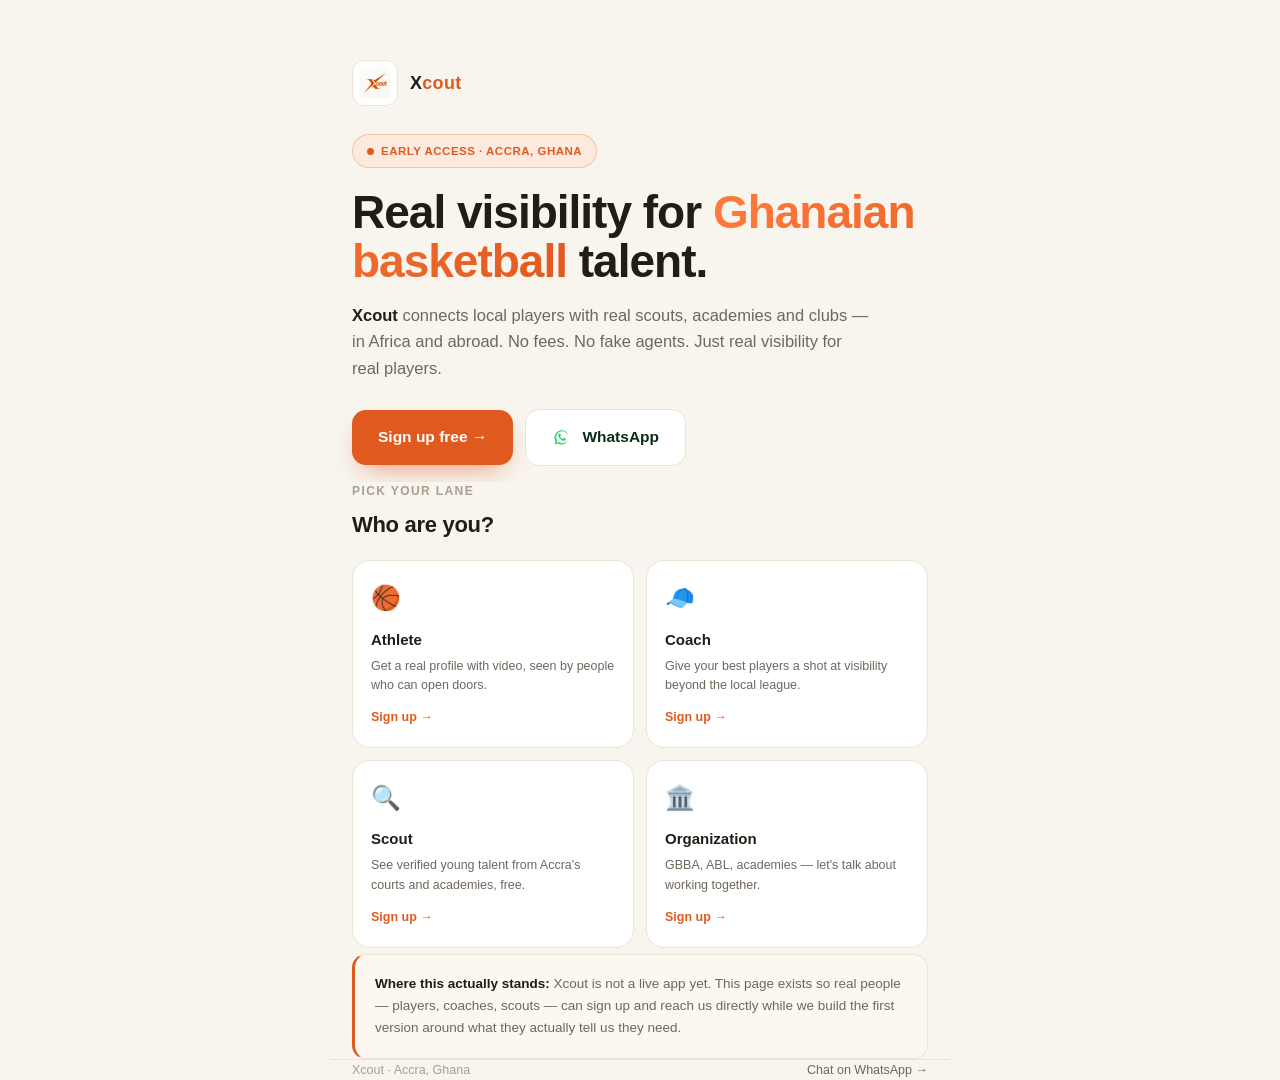
<file: index.html>
<!DOCTYPE html>
<html lang="en">
<head>
<meta charset="UTF-8">
<meta name="viewport" content="width=device-width, initial-scale=1.0">
<title>Xcout — Real visibility for Ghanaian basketball talent</title>
<meta name="description" content="Xcout connects local basketball talent across Ghana with real scouts, academies, and clubs — in Africa and abroad. No fees. No fake agents. Sign up free.">
<link rel="canonical" href="https://ramzy-tla.github.io/xcout-site/">

<meta property="og:type" content="website">
<meta property="og:title" content="Xcout — Real visibility for Ghanaian basketball talent">
<meta property="og:description" content="Connecting local players with real scouts, academies, and clubs across Africa and abroad. No fees. No fake agents.">
<meta property="og:image" content="https://ramzy-tla.github.io/xcout-site/og-image.png">
<meta property="og:url" content="https://ramzy-tla.github.io/xcout-site/">
<meta name="twitter:card" content="summary_large_image">
<meta name="twitter:title" content="Xcout — Real visibility for Ghanaian basketball talent">
<meta name="twitter:description" content="Connecting local players with real scouts, academies, and clubs across Africa and abroad.">
<meta name="twitter:image" content="https://ramzy-tla.github.io/xcout-site/og-image.png">

<meta name="theme-color" content="#f8f5ef">
<link rel="icon" href="logo.png">
<link rel="stylesheet" href="style.css">
</head>
<body>
  <div class="hero">
    <div class="wrap hero-in">
      <div class="brandrow"><img class="logo" src="logo.png" alt="Xcout logo"><div class="brandname">X<span>cout</span></div></div>
      <div class="badge"><span class="dot"></span>Early access · Accra, Ghana</div>
      <h1>Real visibility for <span class="grad">Ghanaian basketball</span> talent.</h1>
      <p class="lead"><strong>Xcout</strong> connects local players with real scouts, academies and clubs —
        in Africa and abroad. No fees. No fake agents. Just real visibility for real players.</p>
      <div class="btn-row">
        <a class="btn btn-primary" href="signup.html">Sign up free →</a>
        <a class="btn btn-wa" href="https://wa.me/233594921931?text=Hi%2C%20I%27m%20interested%20in%20Xcout" target="_blank" rel="noopener">
          <svg viewBox="0 0 24 24" fill="currentColor" aria-hidden="true"><path d="M17.6 6.3A8.9 8.9 0 0012 4a8.9 8.9 0 00-7.7 13.4L3 21l3.7-1.3A8.9 8.9 0 0012 20.9 8.9 8.9 0 0017.6 6.3zM12 19.4a7.4 7.4 0 01-3.8-1l-.3-.2-2.2.6.6-2.2-.2-.3a7.4 7.4 0 1113.7-3.9A7.4 7.4 0 0112 19.4zm4.1-5.5c-.2-.1-1.3-.7-1.5-.8-.2-.1-.4-.1-.5.1l-.7.9c-.1.2-.3.2-.5.1a6 6 0 01-1.8-1.1 6.7 6.7 0 01-1.2-1.5c-.1-.2 0-.4.1-.5l.4-.4c.1-.1.1-.2.2-.4v-.4c0-.1-.5-1.2-.7-1.7-.2-.4-.4-.4-.5-.4h-.5c-.2 0-.4.1-.6.3-.2.2-.8.8-.8 1.9s.8 2.2.9 2.4c.1.2 1.6 2.5 3.9 3.5.5.2 1 .4 1.3.5.5.2 1 .1 1.4.1.4-.1 1.3-.5 1.5-1.1.2-.5.2-1 .1-1.1 0-.1-.2-.2-.4-.3z"/></svg>
          WhatsApp
        </a>
      </div>
    </div>
  </div>

  <section class="wrap">
    <div class="kicker">Pick your lane</div>
    <div class="sec-title">Who are you?</div>
    <div class="roles">
      <a class="role" href="signup.html?role=Athlete"><span class="emoji">🏀</span><div class="label">Athlete</div><div class="desc">Get a real profile with video, seen by people who can open doors.</div><span class="go">Sign up →</span></a>
      <a class="role" href="signup.html?role=Coach"><span class="emoji">🧢</span><div class="label">Coach</div><div class="desc">Give your best players a shot at visibility beyond the local league.</div><span class="go">Sign up →</span></a>
      <a class="role" href="signup.html?role=Scout"><span class="emoji">🔍</span><div class="label">Scout</div><div class="desc">See verified young talent from Accra's courts and academies, free.</div><span class="go">Sign up →</span></a>
      <a class="role" href="signup.html?role=Organization"><span class="emoji">🏛️</span><div class="label">Organization</div><div class="desc">GBBA, ABL, academies — let's talk about working together.</div><span class="go">Sign up →</span></a>
    </div>
  </section>

  <section class="wrap" style="padding-top:6px">
    <div class="honesty"><strong>Where this actually stands:</strong> Xcout is not a live app yet. This page exists so real
      people — players, coaches, scouts — can sign up and reach us directly while we build the first version around what they
      actually tell us they need.</div>
  </section>

  <footer class="wrap">
    <span>Xcout · Accra, Ghana</span>
    <a href="https://wa.me/233594921931?text=Hi%2C%20I%27m%20interested%20in%20Xcout" target="_blank" rel="noopener">Chat on WhatsApp →</a>
  </footer>
</body>
</html>
</file>
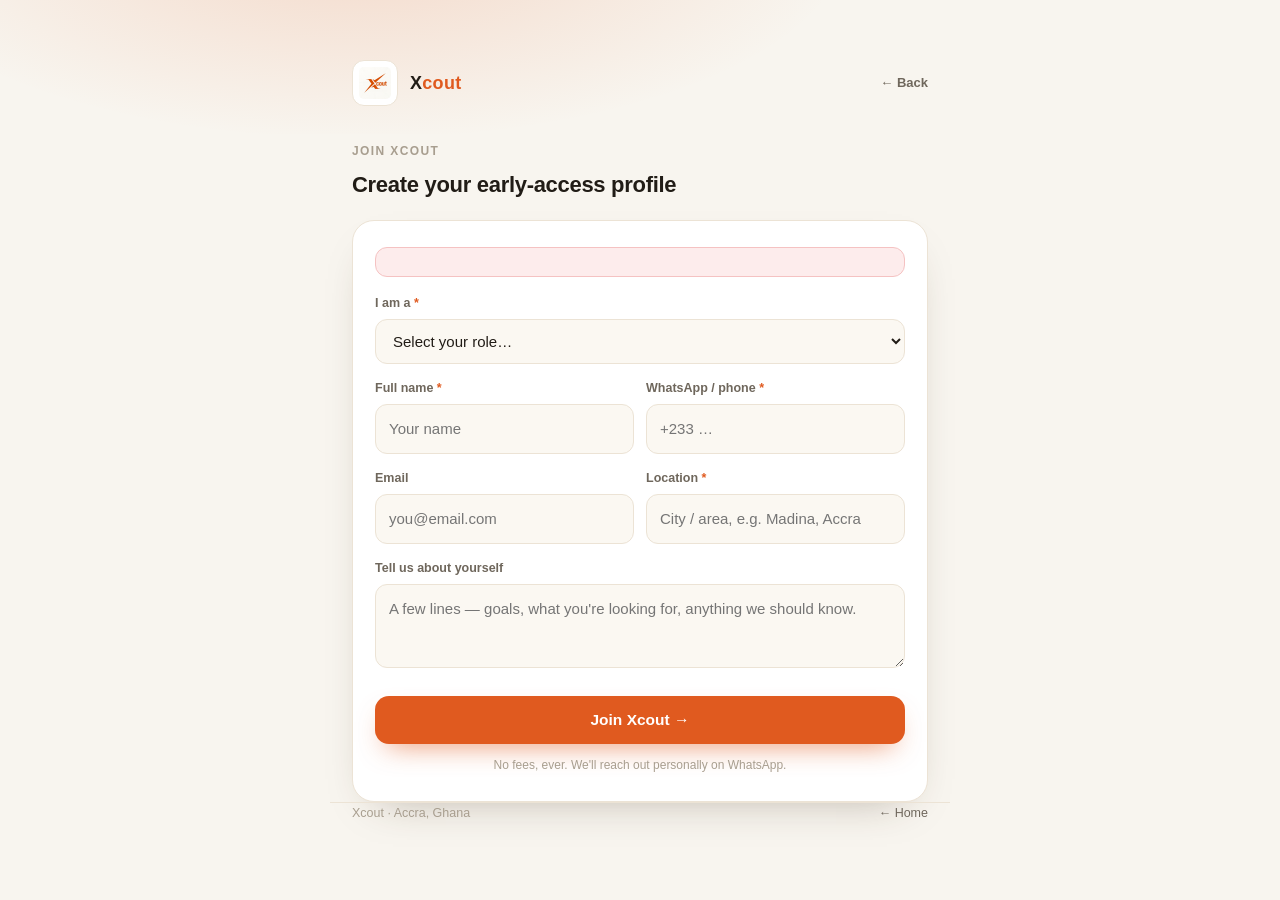
<file: signup.html>
<!DOCTYPE html>
<html lang="en">
<head>
<meta charset="UTF-8">
<meta name="viewport" content="width=device-width, initial-scale=1.0">
<title>Sign up · Xcout</title>
<meta name="description" content="Create your early-access Xcout profile — athletes, coaches, scouts and organizations.">
<meta name="robots" content="noindex">
<meta name="theme-color" content="#f8f5ef">
<link rel="icon" href="logo.png">
<link rel="stylesheet" href="style.css">
</head>
<body>
  <div class="hero" style="padding-bottom:0">
    <div class="wrap hero-in">
      <div class="brandrow between">
        <a class="brand" href="index.html"><img class="logo" src="logo.png" alt="Xcout logo"><div class="brandname">X<span>cout</span></div></a>
        <a class="back" href="index.html">← Back</a>
      </div>
    </div>
  </div>

  <section class="wrap" id="form" style="padding-top:8px">
    <div class="kicker">Join Xcout</div>
    <div class="sec-title">Create your early-access profile</div>
    <div class="formcard">
      <div class="msg err" id="errBox"></div>

      <form id="signup" novalidate>
        <div class="field" id="roleField">
          <label>I am a <span class="req">*</span></label>
          <select id="role" name="Role" required>
            <option value="" disabled selected>Select your role…</option>
            <option>Athlete</option><option>Coach</option><option>Scout</option><option>Organization</option>
          </select>
        </div>
        <div class="rolelock" id="roleLock">
          <span class="rl-ic" id="rlIcon">🏀</span>
          <span class="rl-txt">Signing up as <b id="rlName">Athlete</b></span>
          <a class="rl-change" href="index.html">Change</a>
        </div>

        <div class="grid2">
          <div class="field"><label>Full name <span class="req">*</span></label><input name="Name" required placeholder="Your name"></div>
          <div class="field"><label>WhatsApp / phone <span class="req">*</span></label><input name="Phone" required inputmode="tel" placeholder="+233 …"></div>
        </div>
        <div class="grid2">
          <div class="field"><label>Email</label><input name="Email" type="email" placeholder="you@email.com"></div>
          <div class="field"><label>Location <span class="req">*</span></label><input name="Location" required placeholder="City / area, e.g. Madina, Accra"></div>
        </div>

        <!-- ATHLETE -->
        <div class="role-fields" data-role="Athlete">
          <div class="rf-head">Athlete details</div>
          <div class="grid2">
            <div class="field"><label>Position <span class="req">*</span></label><select name="Position" data-req><option value="" disabled selected>Select…</option><option>Point Guard</option><option>Shooting Guard</option><option>Small Forward</option><option>Power Forward</option><option>Center</option></select></div>
            <div class="field"><label>Age <span class="req">*</span></label><input name="Age" data-req type="number" min="8" max="60" inputmode="numeric" placeholder="e.g. 17"></div>
          </div>
          <div class="grid2">
            <div class="field"><label>Height</label><input name="Height" placeholder="e.g. 6'2&quot; / 188cm"></div>
            <div class="field"><label>Current team / school <span class="req">*</span></label><input name="Team_or_School" data-req placeholder="Club or school"></div>
          </div>
          <div class="field"><label>Highlight video link</label><input name="Video_Link" type="url" placeholder="https://… YouTube / Drive / Instagram"></div>
        </div>

        <!-- COACH -->
        <div class="role-fields" data-role="Coach">
          <div class="rf-head">Coach details</div>
          <div class="grid2">
            <div class="field"><label>Team / club <span class="req">*</span></label><input name="Coach_Team" data-req placeholder="Team you coach"></div>
            <div class="field"><label>Level <span class="req">*</span></label><select name="Coach_Level" data-req><option value="" disabled selected>Select…</option><option>Basic / JHS</option><option>SHS</option><option>Academy</option><option>Division 1 / League</option><option>Other</option></select></div>
          </div>
          <div class="field"><label>Years coaching</label><input name="Coach_Years" type="number" min="0" max="60" inputmode="numeric" placeholder="e.g. 5"></div>
        </div>

        <!-- SCOUT -->
        <div class="role-fields" data-role="Scout">
          <div class="rf-head">Scout details</div>
          <div class="grid2">
            <div class="field"><label>Organization / club <span class="req">*</span></label><input name="Scout_Org" data-req placeholder="Who you scout for"></div>
            <div class="field"><label>Your role / title <span class="req">*</span></label><input name="Scout_Title" data-req placeholder="e.g. Talent scout"></div>
          </div>
          <div class="field"><label>Regions / countries of interest</label><input name="Scout_Regions" placeholder="e.g. West Africa, Europe, US colleges"></div>
        </div>

        <!-- ORGANIZATION -->
        <div class="role-fields" data-role="Organization">
          <div class="rf-head">Organization details</div>
          <div class="grid2">
            <div class="field"><label>Organization name <span class="req">*</span></label><input name="Org_Name" data-req placeholder="Official name"></div>
            <div class="field"><label>Type <span class="req">*</span></label><select name="Org_Type" data-req><option value="" disabled selected>Select…</option><option>Academy</option><option>League</option><option>Club</option><option>Federation</option><option>Sponsor / Brand</option><option>Other</option></select></div>
          </div>
          <div class="field"><label>Website / social</label><input name="Org_Link" placeholder="Link (optional)"></div>
        </div>

        <div class="field"><label>Tell us about yourself</label><textarea name="Message" placeholder="A few lines — goals, what you're looking for, anything we should know."></textarea></div>

        <input type="hidden" name="_subject" value="🏀 New Xcout sign-up">
        <input type="hidden" name="_template" value="table">
        <input type="hidden" name="_captcha" value="false">
        <input class="honey" type="text" name="_honey" tabindex="-1" autocomplete="off">

        <button class="btn btn-primary submit" type="submit" id="submitBtn">Join Xcout →</button>
        <div class="formnote">No fees, ever. We'll reach out personally on WhatsApp.</div>
      </form>

      <div class="success" id="successBox">
        <div class="tick">✓</div>
        <h3>You're in! 🏀</h3>
        <p>Thanks for signing up. We'll reach out to you personally on WhatsApp — keep an eye on your phone.</p>
      </div>
    </div>
  </section>

  <footer class="wrap">
    <span>Xcout · Accra, Ghana</span>
    <a href="index.html">← Home</a>
  </footer>

<script>
  // sign-ups are emailed here (FormSubmit) AND appended to a Google Sheet
  var SIGNEE_EMAIL   = "adalaramzy@gmail.com";
  var SHEET_ENDPOINT = "https://script.google.com/macros/s/AKfycbw-XFuuUD9XmVMUffvKZPBAq7rQCXn9PHfYYUuoiLCQQw3AHaZjZRnD2mmQJ2VKUGlt/exec";

  var roleSelect = document.getElementById('role');
  var roleGroups = document.querySelectorAll('.role-fields');

  var ROLES = {Athlete:'🏀', Coach:'🧢', Scout:'🔍', Organization:'🏛️'};

  function syncRoleFields(){
    var val = roleSelect.value;
    roleGroups.forEach(function(g){
      var on = g.dataset.role === val;
      g.classList.toggle('on', on);
      g.querySelectorAll('input,select,textarea').forEach(function(el){
        el.disabled = !on;                                   // hidden fields never submit
        if(el.hasAttribute('data-req')) el.required = on;    // required only for the active role
      });
    });
  }
  roleSelect.addEventListener('change', syncRoleFields);

  // pre-select role from ?role= and lock it to the card that was clicked
  (function(){
    var r = new URLSearchParams(location.search).get('role');
    if(r && ROLES.hasOwnProperty(r)){
      roleSelect.value = r;                                  // still submits (hidden ≠ disabled)
      document.getElementById('roleField').style.display = 'none';
      document.getElementById('rlIcon').textContent = ROLES[r];
      document.getElementById('rlName').textContent = r;
      document.getElementById('roleLock').classList.add('on');
    }
    syncRoleFields();
  })();

  function sendToSheet(data){
    if(!SHEET_ENDPOINT || SHEET_ENDPOINT.indexOf('__')===0) return;
    fetch(SHEET_ENDPOINT, {method:'POST', mode:'no-cors',
      headers:{'Content-Type':'text/plain;charset=utf-8'}, body: JSON.stringify(data)}).catch(function(){});
  }

  var form = document.getElementById('signup');
  var errBox = document.getElementById('errBox');
  var submitBtn = document.getElementById('submitBtn');

  form.addEventListener('submit', function(e){
    e.preventDefault();
    errBox.style.display='none';
    if(!form.checkValidity()){ form.reportValidity(); return; }

    var data = {};
    new FormData(form).forEach(function(v,k){ if(v) data[k]=v; });

    // hard guard: Role must be the one actually selected, and only its own fields ride along
    data.Role = roleSelect.value;
    data._subject = '🏀 New Xcout sign-up — ' + data.Role;
    if(data.Email) data._replyto = data.Email;

    submitBtn.disabled=true; submitBtn.textContent='Sending…';
    sendToSheet(data);   // append to Google Sheet (fire-and-forget)
    fetch('https://formsubmit.co/ajax/'+SIGNEE_EMAIL, {
      method:'POST',
      headers:{'Content-Type':'application/json','Accept':'application/json'},
      body: JSON.stringify(data)
    })
    .then(function(r){ return r.json(); })
    .then(function(){
      form.style.display='none';
      document.getElementById('successBox').style.display='block';
      document.getElementById('form').scrollIntoView({behavior:'smooth'});
    })
    .catch(function(){
      errBox.textContent = "Something went wrong sending your details. Please try again, or reach us on WhatsApp.";
      errBox.style.display='block';
      submitBtn.disabled=false; submitBtn.textContent='Join Xcout →';
    });
  });
</script>
</body>
</html>
</file>
<file: style.css>
:root{
  --bg:#f8f5ef; --panel:#ffffff; --panel-2:#fbf8f2; --border:#ece3d5;
  --ink:#211c16; --ink-dim:#6f675c; --ink-faint:#a89e8f;
  --accent:#e05a1f; --accent-2:#ff7a3d; --accent-soft:#fdeadf; --accent-line:rgba(224,90,31,.28);
  --wa:#25d366; --wa-dark:#1da851;
  --radius:18px; --shadow:0 18px 44px -26px rgba(60,40,20,.4);
}
*{box-sizing:border-box;margin:0;padding:0}
html{scroll-behavior:smooth}
body{background:var(--bg);color:var(--ink);line-height:1.6;
  font-family:-apple-system,BlinkMacSystemFont,"Segoe UI",Roboto,Helvetica,Arial,sans-serif;-webkit-font-smoothing:antialiased}
a{color:inherit}
.wrap{max-width:620px;margin:0 auto;padding:0 22px}

.hero{position:relative;overflow:hidden;padding:60px 0 16px}
.hero::before{content:"";position:absolute;inset:-45% 0 auto 0;height:520px;pointer-events:none;
  background:radial-gradient(55% 55% at 28% 0%,rgba(224,90,31,.18),transparent 70%)}
.hero-in{position:relative}
.brandrow{display:flex;align-items:center;gap:12px;margin-bottom:28px}
.brandrow.between{justify-content:space-between}
.brand{display:flex;align-items:center;gap:12px;text-decoration:none}
.logo{width:46px;height:46px;object-fit:contain;border-radius:12px;background:var(--panel);border:1px solid var(--border);padding:6px}
.brandname{font-weight:800;letter-spacing:.3px;font-size:18px}
.brandname span{color:var(--accent)}
.back{font-size:13px;font-weight:700;color:var(--ink-dim);text-decoration:none}
.back:hover{color:var(--accent)}

.badge{display:inline-flex;align-items:center;gap:7px;background:var(--accent-soft);color:var(--accent);
  font-size:11.5px;font-weight:800;letter-spacing:.5px;text-transform:uppercase;padding:7px 14px;border-radius:100px;
  border:1px solid var(--accent-line);margin-bottom:20px}
.badge .dot{width:7px;height:7px;border-radius:50%;background:var(--accent);animation:pulse 2s infinite}
@keyframes pulse{0%{box-shadow:0 0 0 0 rgba(224,90,31,.5)}70%{box-shadow:0 0 0 9px rgba(224,90,31,0)}100%{box-shadow:0 0 0 0 rgba(224,90,31,0)}}

h1{font-size:clamp(32px,8vw,46px);font-weight:850;letter-spacing:-1px;line-height:1.06;margin-bottom:16px}
h1 .grad{background:linear-gradient(100deg,var(--accent-2),var(--accent));-webkit-background-clip:text;background-clip:text;-webkit-text-fill-color:transparent}
.lead{font-size:16.5px;color:var(--ink-dim);max-width:520px;margin-bottom:28px}
.lead strong{color:var(--ink);font-weight:600}

.btn-row{display:flex;flex-wrap:wrap;gap:12px;align-items:center}
.btn{display:inline-flex;align-items:center;justify-content:center;gap:10px;text-decoration:none;font-weight:800;
  font-size:15.5px;padding:15px 26px;border-radius:14px;cursor:pointer;border:none;transition:transform .15s ease,box-shadow .15s ease,background .15s ease}
.btn-primary{background:var(--accent);color:#fff;box-shadow:0 12px 28px -12px rgba(224,90,31,.7)}
.btn-primary:hover{background:#c94c17;transform:translateY(-2px)}
.btn-wa{background:#fff;color:#0a2e18;border:1px solid var(--border)}
.btn-wa:hover{border-color:var(--wa);transform:translateY(-2px)}
.btn-wa svg{width:20px;height:20px;color:var(--wa)}

section{padding:36px 0}
.kicker{font-size:12px;font-weight:800;letter-spacing:1.4px;text-transform:uppercase;color:var(--ink-faint);margin-bottom:6px}
.sec-title{font-size:22px;font-weight:800;letter-spacing:-.3px;margin-bottom:18px}

.roles{display:grid;grid-template-columns:1fr 1fr;gap:12px}
.role{display:block;background:var(--panel);border:1px solid var(--border);border-radius:var(--radius);padding:18px;text-align:left;
  cursor:pointer;text-decoration:none;color:inherit;transition:border-color .2s,transform .2s,box-shadow .2s;font:inherit}
.role:hover{border-color:var(--accent-line);transform:translateY(-3px);box-shadow:var(--shadow)}
.role .emoji{font-size:24px;display:block;margin-bottom:10px}
.role .label{font-weight:750;font-size:15px;margin-bottom:5px}
.role .desc{font-size:12.5px;color:var(--ink-dim);line-height:1.55}
.role .go{display:inline-block;margin-top:12px;font-size:12.5px;font-weight:800;color:var(--accent)}

.formcard{background:var(--panel);border:1px solid var(--border);border-radius:22px;padding:26px 22px;box-shadow:var(--shadow)}
.rolelock{display:none;align-items:center;gap:10px;background:var(--accent-soft);border:1px solid var(--accent-line);
  border-radius:14px;padding:12px 14px;margin-bottom:16px}
.rolelock.on{display:flex}
.rolelock .rl-ic{font-size:20px;line-height:1}
.rolelock .rl-txt{font-size:14px;color:var(--ink);flex:1}
.rolelock .rl-txt b{font-weight:800}
.rolelock .rl-change{font-size:12.5px;font-weight:800;color:var(--accent);text-decoration:none;white-space:nowrap}
.rolelock .rl-change:hover{text-decoration:underline}
.field{margin-bottom:14px}
.field label{display:block;font-size:12.5px;font-weight:700;color:var(--ink-dim);margin-bottom:6px}
.field .req{color:var(--accent)}
input,select,textarea{width:100%;font:inherit;font-size:15px;color:var(--ink);background:var(--panel-2);
  border:1px solid var(--border);border-radius:12px;padding:12px 13px;transition:border-color .15s,box-shadow .15s}
input:focus,select:focus,textarea:focus{outline:none;border-color:var(--accent);box-shadow:0 0 0 3px var(--accent-soft)}
textarea{resize:vertical;min-height:84px}
.grid2{display:grid;grid-template-columns:1fr 1fr;gap:12px}
.role-fields{display:none}
.role-fields.on{display:block;animation:fade .25s ease}
@keyframes fade{from{opacity:0;transform:translateY(4px)}to{opacity:1;transform:none}}
.rf-head{font-size:11.5px;font-weight:800;letter-spacing:.6px;text-transform:uppercase;color:var(--accent);margin:6px 0 12px}
.submit{width:100%;margin-top:6px}
.honey{position:absolute;left:-9999px;opacity:0;height:0;width:0}
.formnote{font-size:12px;color:var(--ink-faint);margin-top:12px;text-align:center}
.msg{display:none;padding:14px 16px;border-radius:12px;font-size:14px;margin-bottom:16px}
.msg.err{display:block;background:#fdecec;border:1px solid #f5c2c2;color:#a12626}
.success{display:none;text-align:center;padding:22px 6px}
.success .tick{width:64px;height:64px;border-radius:50%;background:var(--accent-soft);color:var(--accent);
  display:flex;align-items:center;justify-content:center;margin:0 auto 16px;font-size:30px}
.success h3{font-size:20px;font-weight:800;margin-bottom:8px}
.success p{color:var(--ink-dim);font-size:14.5px;max-width:360px;margin:0 auto}

.honesty{background:var(--panel-2);border:1px solid var(--border);border-left:3px solid var(--accent);border-radius:14px;
  padding:18px 20px;font-size:13.5px;color:var(--ink-dim);line-height:1.65}
.honesty strong{color:var(--ink)}
footer{border-top:1px solid var(--border);padding:26px 0 46px;margin-top:14px;font-size:12.5px;color:var(--ink-faint);
  display:flex;justify-content:space-between;flex-wrap:wrap;gap:8px}
footer a{color:var(--ink-dim);text-decoration:none}
footer a:hover{color:var(--accent)}
</file>
